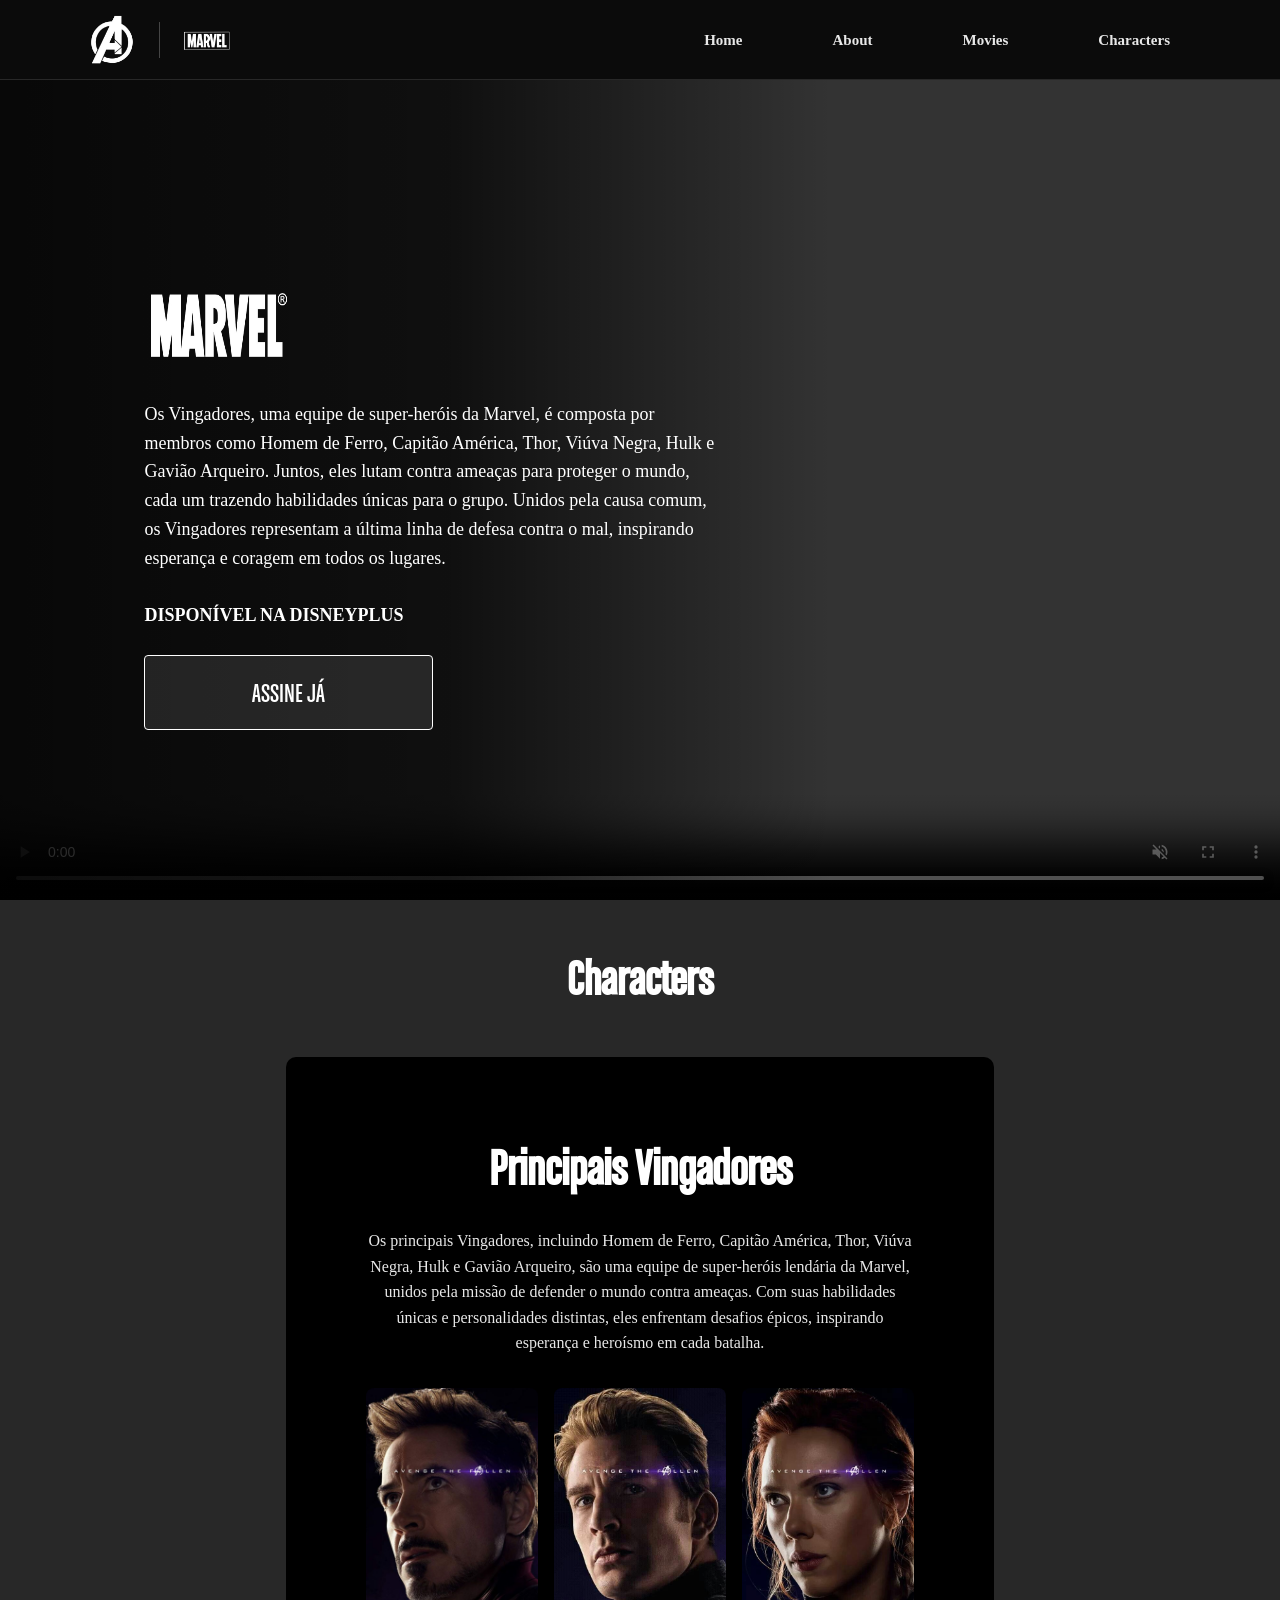
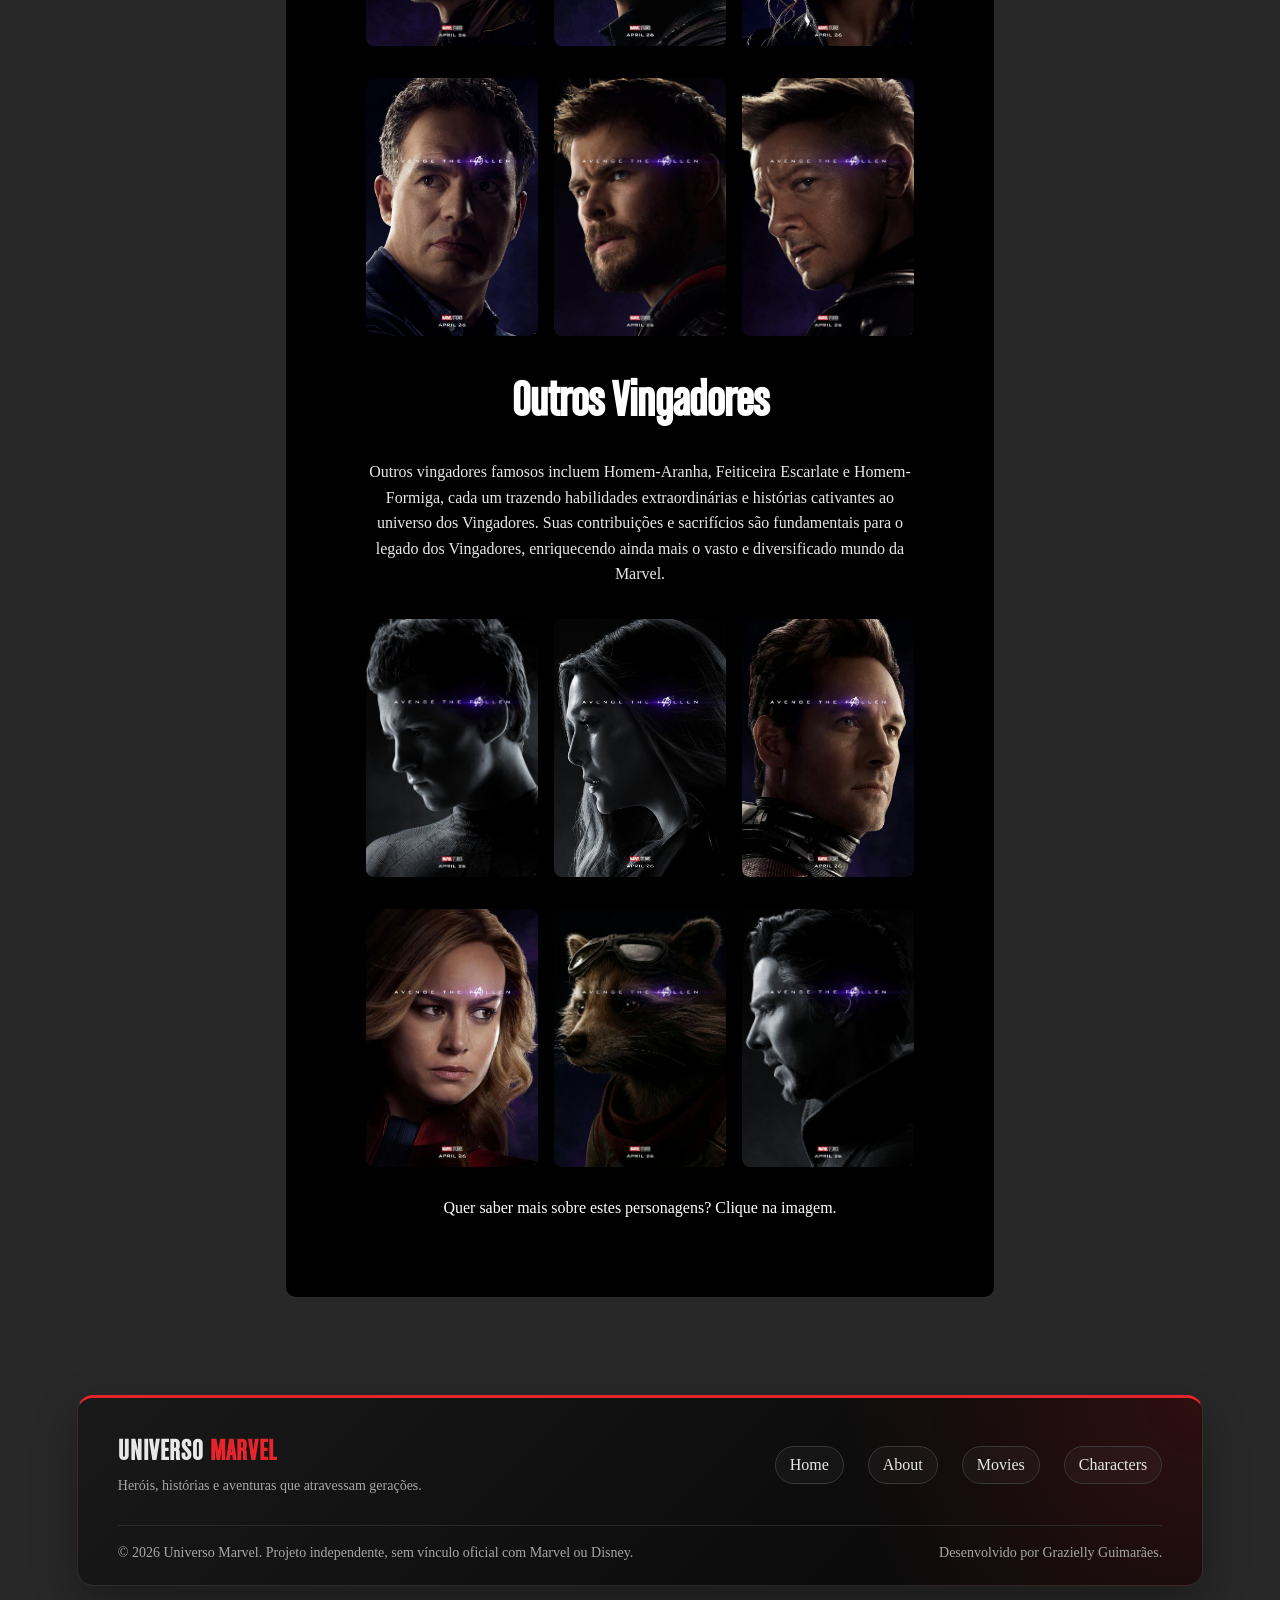
<file: characters.html>
<!DOCTYPE html>
<html lang="pt-BR">
<head>
    <meta charset="UTF-8">
    <meta name="viewport" content="width=device-width, initial-scale=1.0"/>
    <title>Avengers - Marvel Studios</title>
    <link rel="shortcut icon" href="src/imagens/favicon_io/favicon.ico" type="image/x-icon"
    />
    <link href="https://fonts.cdnfonts.com/css/chalet" rel="stylesheet" />

    <link rel="stylesheet" href="./src/css/reset.css">
    <link rel="stylesheet" href="./src/css/estilos.css">
    <link rel="stylesheet" href="./src/css/fontes.css">
    <link rel="stylesheet" href="./src/css/responsivo.css">
    <link rel="stylesheet" href="./src/formulario/index.html">
</head>
<body>
    <header class="cabecalho">
        <div class="logo">
            <img src="./src/imagens/transferir__32_-removebg-preview.png" alt="Logo Avengers" height="70" width="70" id="logo">
            <hr>
            <img src="./src/imagens/transferir__33_-removebg-preview.png" alt="Logo Marvel" height="150" width="150">
        </div>
        <nav>
            <ul class="menu">
                <li>
                    <a href="#home">Home</a>
                </li>
                <li>
                    <a href="./about.html">About</a>
                </li>
                <li>
                    <a href="./movies.html">Movies</a>
                </li>
                <li>
                    <a href="#characters">Characters</a>
                </li>
            </ul>
        </nav>
    </header>
    <main class="home" id="home">
        <video controls autoplay loop muted class="imagem-fundo" alt="Abertura">
            <source src="./src/videos/abertura marvel.mp4" type="video/mp4">
        </video>
                
        
        <div class="informacoes">
            
            <h1 class="titulo"></h1>
            <img src="./src/imagens/Marvel_Logo-removebg-preview.png" alt="Marvel" width="200"  height="100">
            <p class="texto">
                Os Vingadores, uma equipe de super-heróis da Marvel, é composta por membros como Homem de Ferro, Capitão América, Thor, Viúva Negra, Hulk e Gavião Arqueiro. Juntos, eles lutam contra ameaças para proteger o mundo, cada um trazendo habilidades únicas para o grupo. Unidos pela causa comum, os Vingadores representam a última linha de defesa contra o mal, inspirando esperança e coragem em todos os lugares. 
                <br> <br>
                <strong> DISPONÍVEL NA DISNEYPLUS</strong>
            </p>
            <a class="btn-comprar" href="https://www.disneyplus.com/pt-pt/brand/marvel" target="_blank">Assine já</a>
        </div>
    </main>
    <section class="compre-ja" id="Comprar">
        <h2 class="titulo">Characters</h2>


        <div class="cartao">
            

            <div class="informacoes">
                <h3>Principais Vingadores</h3>
                <p>Os principais Vingadores, incluindo Homem de Ferro, Capitão América, Thor, Viúva Negra, Hulk e Gavião Arqueiro, são uma equipe de super-heróis lendária da Marvel, unidos pela missão de defender o mundo contra ameaças. Com suas habilidades únicas e personalidades distintas, eles enfrentam desafios épicos, inspirando esperança e heroísmo em cada batalha.</p>
                    
            </div>
        <div class="movie-list">
            <div class="movie-container">
                <a href="https://marvel.fandom.com/pt-br/wiki/Anthony_Stark_(Terra-616)" target="_blank">
                <img class="movie-image" src="./src/imagens/Homem de Ferro.jpg" alt="Homem de Ferro"></a> 
                <div class="movie-synopsis">
                    <p><strong>Homem de Ferro / Anthony Stark:</strong> Benfeitor e líder dos Vingadores.</p>
                </div>
            </div>
            <div class="movie-container">
                <a href="https://marvel.fandom.com/pt-br/wiki/Steven_Rogers_(Terra-616)" target="_blank">
                <img class="movie-image" src="./src/imagens/Rogers.jpg" alt="Capitão América"></a> 
                <div class="movie-synopsis">
                    <p><strong>Capitão América / Steve Rogers</strong>: Super-Soldado, Líder dos Vingadores.
                    </p>
                </div>
            </div>
            <div class="movie-container">
                <a href="https://marvel.fandom.com/pt-br/wiki/Natalia_Romanova_(Terra-616)" target="_blank">
                <img class="movie-image" src="./src/imagens/Natasha.jpg" alt="Viúva Negra"></a> 
                <div class="movie-synopsis">
                    <p><strong>Viúva Negra / Natasha Romanoff:</strong> Líder dos Vingadores e Agente da S.H.I.E.L.D.
                    </p>
                </div>
            </div>
        </div>
        <div class="movie-list">
            <div class="movie-container">
                <a href="https://marvel.fandom.com/pt-br/wiki/Bruce_Banner_(Terra-616)" target="_blank">
                <img class="movie-image" src="./src/imagens/Bruce.jpg" alt="Hulk"></a> 
                <div class="movie-synopsis">
                    <p><strong>Hulk / Bruce Banner:</strong> Líder dos Vingadores e Agente da S.H.I.E.L.D.
                    </p>
            </div>
        </div>
        <div class="movie-container">
                <a href="https://marvel.fandom.com/pt-br/wiki/Thor_Odinson_(Terra-616)" target="_blank">
                <img class="movie-image" src="./src/imagens/Thor Odinson.jpg" alt="Thor"></a> 
                <div class="movie-synopsis">
                    <p><strong>deus do trovão / Thor Odinson:</strong> Deus Asgardiano do Trovão.
                    </p>
                </div>
        </div>
        <div class="movie-container">
            <a href="https://marvel.fandom.com/pt-br/wiki/Clinton_Barton_(Terra-616)" target="_blank">
            <img class="movie-image" src="./src/imagens/Clint.jpg" alt="Gavião Arqueiro"></a> 
            <div class="movie-synopsis">
                <p><strong>Gavião Arqueiro / Clinton Barton:</strong>  ex-agente da S.H.I.E.L.D. e tutor de arco e flecha.
                </p>
            </div>
        </div>
        
        </div>
        <div class="informacoes">
            <h3>Outros Vingadores</h3>
            <p>Outros vingadores famosos incluem Homem-Aranha, Feiticeira Escarlate e Homem-Formiga, cada um trazendo habilidades extraordinárias e histórias cativantes ao universo dos Vingadores. Suas contribuições e sacrifícios são fundamentais para o legado dos Vingadores, enriquecendo ainda mais o vasto e diversificado mundo da Marvel.</p>
                
        </div>
        <div class="movie-list">
            <div class="movie-container">
                <a href="https://marvel.fandom.com/pt-br/wiki/Peter_Parker_(Terra-616)" target="_blank">
                <img class="movie-image" src="./src/imagens/Peter.jpg" alt="Homem-Aranha"></a> 
                <div class="movie-synopsis">
                    <p><strong>Homem-Aranha / Peter Parker:</strong>  Vingador, Estagiário das Indústrias Stark e Justiceiro.
                    </p>
            </div>
        </div>
        <div class="movie-container">
                <a href="https://marvel.fandom.com/pt-br/wiki/Wanda_Maximoff_(Terra-616)" target="_blank">
                <img class="movie-image" src="./src/imagens/Wanda.jpg" alt="Feiticeira Escarlate"></a> 
                <div class="movie-synopsis">
                    <p><strong>Feiticeira Escarlate / Wanda Maximoff:</strong> Bruxa  e Dominadora da Magia do Caos.
                    </p>
                </div>
        </div>
        <div class="movie-container">
            <a href="https://marvel.fandom.com/pt-br/wiki/Scott_Lang_(Terra-616)" target="_blank">
            <img class="movie-image" src="./src/imagens/ant-man.jpg" alt="Homem-Formiga"></a> 
            <div class="movie-synopsis">
                <p><strong>Homem-Formiga / Scott Lang:</strong> Engenheiro eletrônico, Dono da EletroLang Inc., ex-ladrão.
                </p>
            </div>
        </div>
    </div>
        <div class="movie-list">
            <div class="movie-container">
                <a href="https://marvel.fandom.com/pt-br/wiki/Carol_Danvers_(Terra-616)" target="_blank">
                <img class="movie-image" src="./src/imagens/Capitã.jpg" alt="Capitã Marvel"></a> 
                <div class="movie-synopsis">
                    <p><strong>Capitã Marvel / Carol Danvers:</strong> Agente da S.H.I.E.L.D., Agente de Inteligência e Capitã da Força Aérea dos EUA.
                    </p>
            </div>
        </div>
        <div class="movie-container">
                <a href="https://marvel.fandom.com/wiki/Rocket_Raccoon_(Earth-616)" target="_blank">
                <img class="movie-image" src="./src/imagens/Rocket.jpg" alt="Rocket"></a> 
                <div class="movie-synopsis">
                    <p><strong>Guardião da Galáxia / Rocket Raccoon:</strong> Ex-criminoso e Guardião da Galáxia.
                    </p>
                </div>
        </div>
        <div class="movie-container">
            <a href="https://marvel.fandom.com/pt-br/wiki/Stephen_Strange_(Terra-616)" target="_blank">
            <img class="movie-image" src="./src/imagens/Stephen Strange.jpg" alt="Doutor Estranho"></a> 
            <div class="movie-synopsis">
                <p><strong>Doutor Estranho / Stephen Strange:</strong> Feiticeiro Supremo e	Neurocirurgião.
                </p>
            </div>
        </div>
        </div>
            <p>Quer saber mais sobre estes personagens? Clique na imagem.</p>  
        </section>
        <script src="./src/js/script.js"></script>
        <footer class="rodape">
            <div class="rodape-box">
                <div class="rodape-conteudo">
                    <div class="rodape-marca">
                        <h2>UNIVERSO <span>MARVEL</span></h2>
                        <p>Heróis, histórias e aventuras que atravessam gerações.</p>
                    </div>
                    <nav class="rodape-links" aria-label="Navegação do rodapé">
                        <a href="about.html#home">Home</a>
                        <a href="about.html#Comprar">About</a>
                        <a href="movies.html">Movies</a>
                        <a href="characters.html">Characters</a>
                    </nav>
                </div>
                <div class="rodape-creditos">
                    <p>&copy; 2026 Universo Marvel. Projeto independente, sem vínculo oficial com Marvel ou Disney.</p>
                    <p>Desenvolvido por Grazielly Guimarães.</p>
                </div>
            </div>
        </footer>
    </body>
</html>
</file>
<file: src/css/estilos.css>
body{
    background-color: #282828;
    color: #fff; 
}

video {
    width: 100%;
    height: auto;
}

#logo {
    position: static;
    margin: 0;
}

.cabecalho .logo {
    align-items: center;
}

.cabecalho .logo img {
    display: block;
    width: auto;
    height: 64px;
    object-fit: contain;
}

.cabecalho .logo hr {
    flex: 0 0 1px;
    width: 1px;
    height: 36px;
    margin: 0;
    border: 0;
    background: #454545;
}

.container {
    display: flex;
    flex-direction: column; 
}
  
.cabecalho{
    height: 80px;
    background-color: #0b0b0b;
    display: flex;
    justify-content: space-between;
    align-items: center;
    padding: 0 80px;
    border-bottom: 1px solid #282828;
}

.cabecalho .logo{
    display: flex;
    gap: 15px;
}

.cabecalho .menu{
    display: flex;
    gap: 30px;
}

.cabecalho .menu li a{
    padding: 30px;
    color: #e8e8e8;
    font-weight: bolder;
    font-size: 15px;
    font-family: "Chalet";
}

.cabecalho .menu li a:hover{
    border-bottom: 2px solid #fff;
}

.home{
    display: flex;
    position: relative;
    min-height: calc(100vh - 80px);
}

.video-container {
    position: relative;
}

.video-text {
    position: absolute;
    top: 50%;
    left: 50%;
    transform: translate(-50%, -50%);
    font-size: 24px;
    color: white;
    text-shadow: 2px 2px 4px rgba(0, 0, 0, 0.5);
}


.home::after{
    content: '';
    position: absolute;
    height: 100%;
    width: 100%;
    background: linear-gradient(90deg, rgba(0, 0, 0, .85), rgba(0, 0, 0, .7) 35%, transparent 65%);
}

.home .imagem-fundo{
    width: 100%;
    object-fit: cover;
}

.home .informacoes{
    position: absolute;
    top: 50%;
    left: 28%;
    transform: translate(-50%, -50%);
    text-align: left;
    color: #fff;
    z-index: 1;
    min-height: calc(100vh - 80px);
    display: flex;
    flex-direction: column;
    justify-content: center;
    gap: 25px;
    padding: 20px 20px 20px 170px;
    max-width: 1000px;
    width: 60%;
}

.home .informacoes img{
    max-width: 150px;
}

.home .informacoes .lista-de-jogos{
    display: flex;
    gap: 32px;
}

.home .informacoes .titulo{
    font-family: 'ChaletComprime';
    font-size: 55px;
}

.home .informacoes .texto{
    font-family: 'Chalet';
    font-size: 18px;
    line-height: 1.6;
}

.about {
    display: flex;
    position: relative;
    min-height: calc(100vh - 80px);
}

.about::after{
    content: '';
    position: absolute;
    height: 100%;
    width: 100%;
    background: linear-gradient(90deg, rgba(0, 0, 0, .85), rgba(0, 0, 0, .7) 35%, transparent 65%);
}

.about .imagem-fundo{
    width: 100%;
    object-fit: cover;
}

.about .informacoes{
    position: absolute;
    z-index: 1;
    min-height: calc(100vh - 80px);
    display: flex;
    flex-direction: column;
    justify-content: center;
    gap: 32px;
    padding: 80px 80px 80px 170px;
    max-width: 780px;
}

.about .informacoes img{
    max-width: 150px;
}

.about .informacoes .lista-de-jogos{
    display: flex;
    gap: 32px;
}

.about .informacoes .titulo{
    font-family: 'ChaletComprime';
    font-size: 55px;
}

.about .informacoes .texto{
    font-family: 'Chalet';
    font-size: 18px;
    line-height: 1.6;
}

.movies {
    display: flex;
    position: relative;
    min-height: calc(100vh - 80px);
}

.movies::after{
    content: '';
    position: absolute;
    height: 100%;
    width: 100%;
    background: linear-gradient(90deg, rgba(0, 0, 0, .85), rgba(0, 0, 0, .7) 35%, transparent 65%);
}

.movies .imagem-fundo{
    width: 100%;
    object-fit: cover;
}

.movies .informacoes{
    position: absolute;
    z-index: 1;
    min-height: calc(100vh - 80px);
    display: flex;
    flex-direction: column;
    justify-content: center;
    gap: 32px;
    padding: 80px 80px 80px 170px;
    max-width: 780px;
}

.movies .informacoes img{
    max-width: 150px;
}

.movies .informacoes .lista-de-jogos{
    display: flex;
    gap: 32px;
}

.movies .informacoes .titulo{
    font-family: 'ChaletComprime';
    font-size: 55px;
}

.movies .informacoes .texto{
    font-family: 'Chalet';
    font-size: 18px;
    line-height: 1.6;
}

.movie-list {
    display: grid;
    grid-template-columns: repeat(auto-fit, minmax(140px, 1fr));
    gap: 16px;
    width: 100%;
}

.movie-container {
    position: relative;
    min-width: 0;
    width: auto;
    overflow: hidden;
    margin: 0;
    border-radius: 8px;
}

.movie-container > a {
    display: block;
    aspect-ratio: 2 / 3;
    overflow: hidden;
}

.movie-image {
    display: block;
    width: 100%;
    height: 100%;
    object-fit: cover;
    transition: transform 0.3s ease;
}


.movie-synopsis {
    position: absolute;
    bottom: 0;
    left: 0;
    width: 100%;
    background-color: rgba(0, 0, 0, 0.8);
    color: #fff;
    padding: 10px;
    opacity: 0;
    transform: translateY(100%);
    transition: opacity 0.3s ease, transform 0.3s ease;
}


.movie-container:hover .movie-image {
    transform: scale(1.1);         
}

.movie-container:hover .movie-synopsis {
    opacity: 1;
    transform: translateY(0);
}



.btn-comprar, .btn-plataforma{
    background-color: rgba(255, 255, 255, .1);
    border: 0.5px solid #fff;
    border-radius: 4px;
    font-family: 'ChaletComprime';
    font-size: 28px;
    text-align: center;
    padding: 20px 40px;
    text-transform: uppercase;
    width: 50%;
    transition: all .3s ease-in;
}

.btn-plataforma{
    color: #fff;
    width: 100%;
    cursor: pointer;
}

.btn-comprar:hover{
    background-color: #fff;
    color: #000;
}

.compre-ja .capa-do-jogo{
    width: 250px;
}

.compre-ja{
    display: flex;
    flex-direction: column;
    text-align: center;
    padding: 50px;
    align-items: center;
}

.compre-ja .titulo{
    font-family: 'ChaletComprime';
    font-size: 50px;
    font-weight: 700;
    margin-bottom: 50px;
}

.compre-ja  .cartao{
    display: flex;
    flex-direction: column;
    align-items: center;
    background-color: #000;
    width: 60%;
    border-radius: 10px;
    padding: 80px;
    gap: 32px;
}

.compre-ja .informacoes{
    display: flex;
    flex-direction: column;
    gap: 30px;
}

.compre-ja .informacoes h3{
    font-family: 'ChaletComprime';
    font-size: 52px;
    font-weight: 700;
}

.compre-ja .informacoes p{
    color: #e8e8e8;
    font-family: 'Chalet';
    font-size: 16px;
    line-height: 1.6;
}

.compre-ja .informacoes .plataformas{
    display: flex;
    flex-wrap: wrap;
    gap: 32px;
    justify-content: center;
}

.compre-ja .btn-plataforma .plataformas{
    margin-top: 10px;
    display: flex;
    flex-direction: column;
    gap: 20px;
    transition: all .3s ease-in;
    display: none;
    opacity: 0;
}

.compre-ja .btn-plataforma .plataformas.ativo{
    display: flex;
    opacity: 1;
}

.rodape {
    padding: 48px 6% 32px;
    color: #e8e8e8;
    font-family: 'Chalet';
}

.rodape-box {
    max-width: 1160px;
    margin: 0 auto;
    padding: 34px 40px 20px;
    border: 1px solid rgba(255, 255, 255, 0.1);
    border-top: 3px solid #e62429;
    border-radius: 16px;
    background:
        radial-gradient(circle at 100% 0, rgba(230, 36, 41, 0.16), transparent 32%),
        linear-gradient(135deg, #191919, #0b0b0b 72%);
    box-shadow: 0 18px 45px rgba(0, 0, 0, 0.32);
}

.rodape-conteudo,
.rodape-creditos {
    display: flex;
    justify-content: space-between;
    align-items: center;
    gap: 24px;
}

.rodape-marca h2 {
    margin-bottom: 8px;
    font-family: 'ChaletComprime';
    font-size: 30px;
    letter-spacing: 1px;
}

.rodape-marca h2 span {
    color: #e62429;
}

.rodape-marca p,
.rodape-creditos {
    color: #a7a7a7;
    font-size: 14px;
    line-height: 1.6;
}

.rodape-links {
    display: flex;
    flex-wrap: wrap;
    gap: 12px 24px;
}

.rodape-links a {
    padding: 9px 14px;
    border: 1px solid #383838;
    border-radius: 999px;
    background: rgba(255, 255, 255, 0.03);
    transition: color 0.2s ease;
    transition-property: color, background-color, border-color, transform;
}

.rodape-links a:hover,
.rodape-links a:focus-visible {
    color: #e62429;
    border-color: rgba(230, 36, 41, 0.65);
    background: rgba(230, 36, 41, 0.1);
    transform: translateY(-2px);
}

.rodape-links a:focus-visible {
    outline: 2px solid #e62429;
    outline-offset: 4px;
}

.rodape-creditos {
    margin-top: 28px;
    padding-top: 16px;
    border-top: 1px solid #282828;
}
</file>
<file: src/css/fontes.css>
@font-face {
    font-family: 'ChaletComprime';
    src: url("../fontes/ChaletComprime.ttf");
}
</file>
<file: src/css/responsivo.css>
@media (max-width: 1024px) {
    .cabecalho {
        padding-right: 24px;
        padding-left: 24px;
    }

    .cabecalho .menu {
        gap: 8px;
    }

    .cabecalho .menu li a {
        padding: 14px 12px;
    }

    .home {
        min-height: clamp(640px, 82vh, 880px);
    }

    .home .imagem-fundo {
        position: absolute;
        inset: 0;
        width: 100%;
        height: 100%;
        object-fit: cover;
    }

    .home::after {
        background: linear-gradient(90deg, rgba(0, 0, 0, 0.92), rgba(0, 0, 0, 0.72) 58%, rgba(0, 0, 0, 0.28));
    }

    .home .informacoes {
        top: 50%;
        left: 0;
        width: min(100%, 760px);
        min-height: 0;
        padding: 36px clamp(24px, 7vw, 72px);
        transform: translateY(-50%);
        transform: translateY(-50%);
    }

    .home .informacoes img {
        max-width: 120px;
    }

    .home .informacoes .texto {
        font-size: clamp(16px, 2vw, 18px);
    }

    .btn-comprar {
        width: fit-content;
        padding: 16px 28px;
    }

    .compre-ja {
        padding: 40px 24px;
    }

    .compre-ja .titulo {
        margin-bottom: 32px;
        font-size: clamp(38px, 5vw, 48px);
    }

    .compre-ja .cartao {
        width: min(100%, 960px);
        padding: clamp(28px, 5vw, 48px);
    }

    .compre-ja .cartao .informacoes h3 {
        font-size: clamp(34px, 5vw, 46px);
    }
}

@media (max-width: 768px) {
    .cabecalho {
        height: auto;
        min-height: 0;
        flex-direction: column;
        gap: 8px;
        padding: 10px 16px 8px;
    }

    .cabecalho .logo img {
        height: 52px;
    }

    .cabecalho .logo hr {
        height: 28px;
    }

    .cabecalho nav {
        width: 100%;
    }

    .cabecalho .menu {
        justify-content: center;
        flex-wrap: wrap;
        gap: 2px 6px;
    }

    .cabecalho .menu li a {
        padding: 8px 12px;
        font-size: 14px;
    }

    .home {
        min-height: clamp(620px, 82vh, 820px);
    }

    .home .informacoes {
        width: 100%;
        padding: 32px clamp(22px, 6vw, 48px);
        gap: 20px;
    }

    .home .informacoes .texto {
        line-height: 1.5;
    }

    .compre-ja {
        padding: 32px 18px;
    }

    .compre-ja .cartao {
        gap: 24px;
    }

    .rodape-conteudo,
    .rodape-creditos {
        align-items: flex-start;
        flex-direction: column;
    }

    .rodape-links {
        gap: 12px 18px;
    }

    .rodape-box {
        padding: 28px 24px 18px;
    }

    .compre-ja .cartao .informacoes {
        align-items: center;
    }

    .compre-ja .cartao .informacoes .plataformas {
        flex-direction: column;
    }

    .compre-ja .cartao .informacoes .plataformas li {
        padding: 15px;
    }

}

@media (max-width: 480px) {
    .cabecalho {
        padding-right: 8px;
        padding-left: 8px;
    }

    .cabecalho .logo img {
        height: 46px;
    }

    .cabecalho .menu {
        justify-content: space-between;
        gap: 0;
    }

    .cabecalho .menu li a {
        padding: 8px 7px;
        font-size: 13px;
    }

    .home {
        min-height: clamp(600px, 86vh, 760px);
    }

    .home .informacoes {
        padding: 28px 20px;
        gap: 16px;
    }

    .home .informacoes img {
        max-width: 92px;
    }

    .home .informacoes .texto {
        font-size: 15px;
    }

    .btn-comprar {
        padding: 14px 22px;
        font-size: 23px;
    }

    .compre-ja {
        padding: 28px 12px;
    }

    .compre-ja .titulo {
        margin-bottom: 24px;
        font-size: 36px;
    }

    .compre-ja .cartao {
        padding: 24px 18px;
    }

    .compre-ja .cartao .informacoes h3 {
        font-size: 32px;
    }

    .rodape {
        padding: 32px 16px 20px;
    }

    .rodape-box {
        padding: 24px 20px 18px;
    }

    .rodape-links {
        gap: 10px;
    }

}

@media (hover: none) {
    .movie-container:hover .movie-image {
        transform: none;
    }

    .movie-container .movie-synopsis,
    .movie-container:hover .movie-synopsis {
        position: static;
        opacity: 1;
        transform: none;
        background: #0b0b0b;
        font-size: 13px;
    }
}

.iframe-container {
    display: flex;
    justify-content: flex-start; 
    margin-right: 20px;
}
</file>
